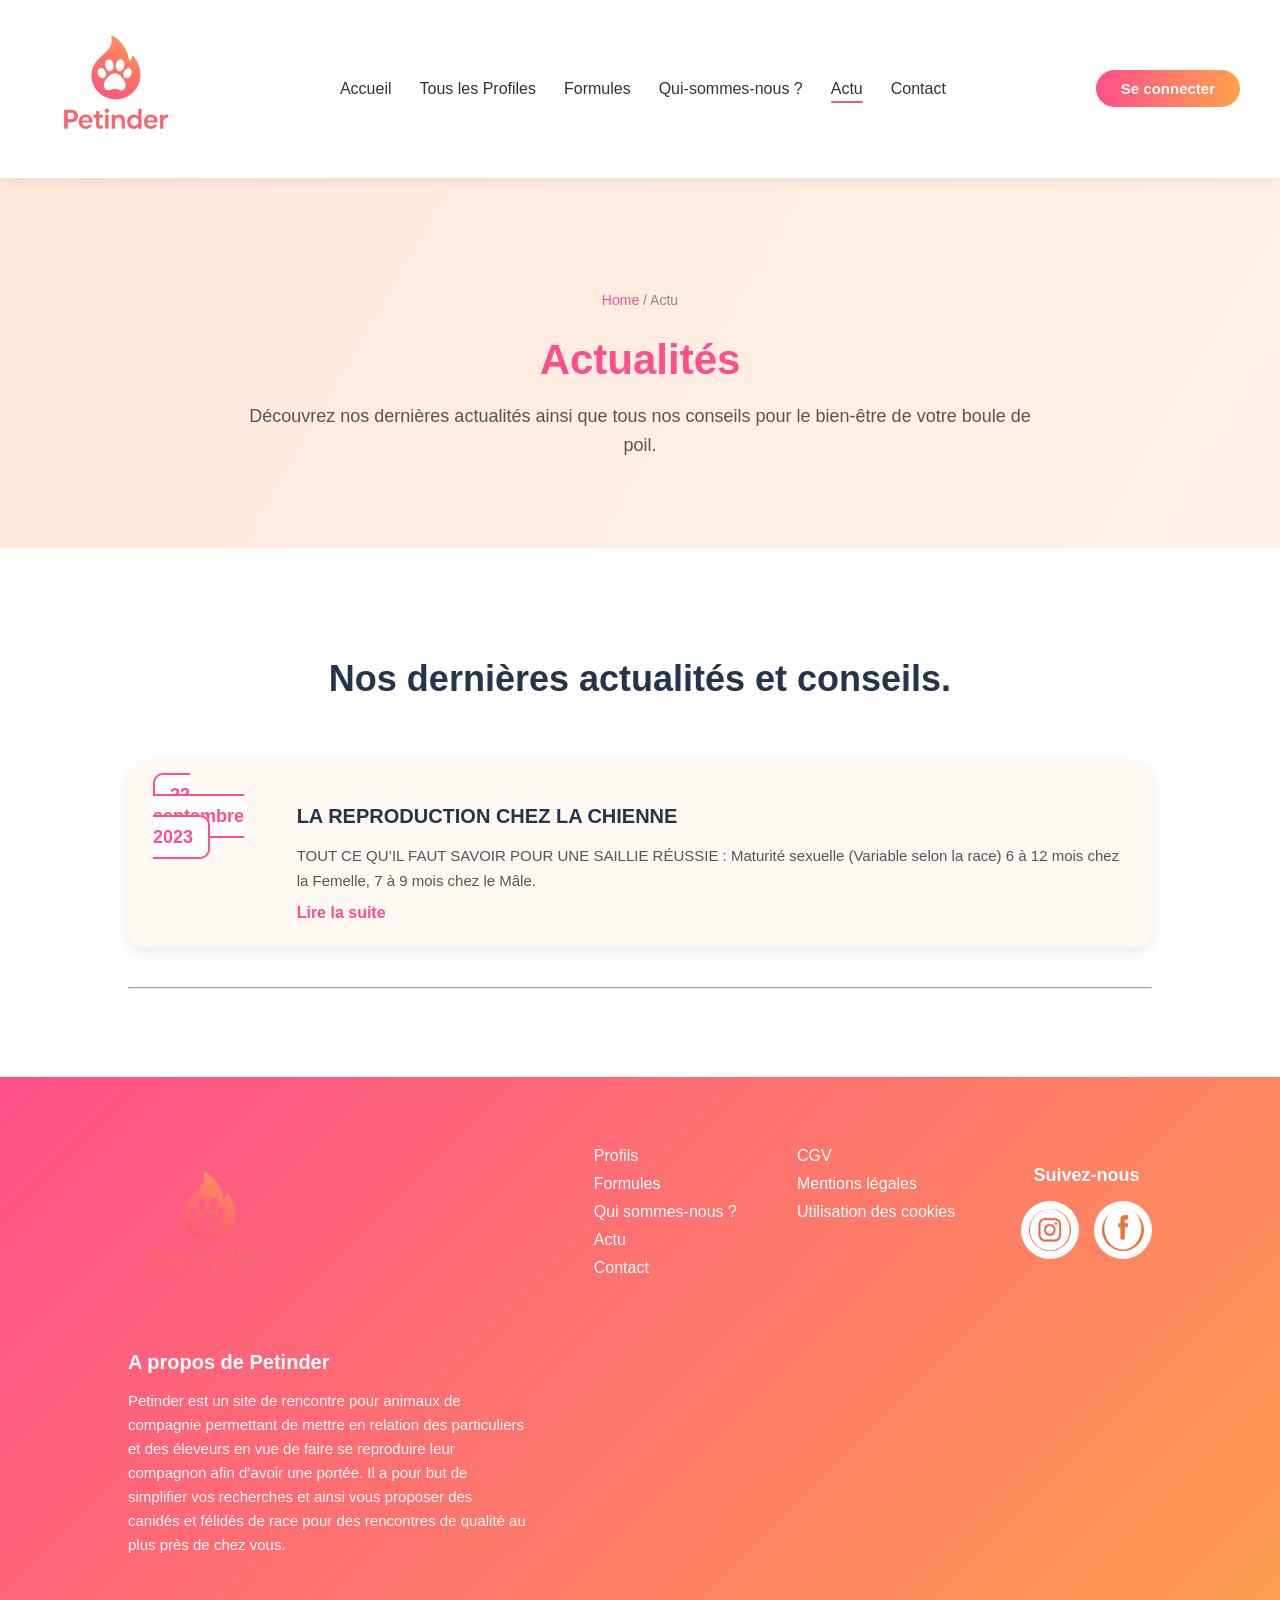
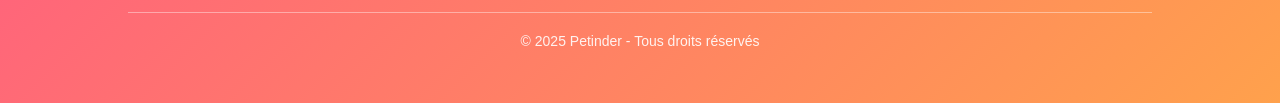
<file: actu.html>
<!DOCTYPE html>
<html lang="fr">
<head>
    <meta charset="UTF-8">
    <meta name="viewport" content="width=device-width, initial-scale=1.0">
    <title>Petinder - Actualités</title>
    <link rel="stylesheet" href="actu.css">
</head>
<body>
    
 <!-- HEADER -->
  <div class="header">

    <div class="en-tete">
        <div class="gauche">
            <img src="WhatsApp_Image_2025-10-23_à_15.49.28_e46507ee-removebg-preview.png" alt="">
        </div>

        <nav class="milieu">
            
            <a href="index.html" >Accueil</a>
            
           
            <a href="profiles.html">Tous les Profiles</a>
            
           
            <a href="formules.html">Formules</a>
          
            
            <a href="qui.html">Qui-sommes-nous ?</a>
            
           
            <a href="actu.html" class="active">Actu</a>
            <a href="contact.html">Contact</a>
            
        </nav>

        <div class="droite">
            
            <a href="seconecter.html" class="btn1">Se connecter</a>

            
        </div>
    </div>
</div>

  <!-- Section actu -->
  <div class="actus-hero">
    <div class="actus-content">
      <p class="breadcrumb"><a href="index.html">Home</a> / Actu</p>
      <h1>Actualités</h1>
      <p class="subtitle">
        Découvrez nos dernières actualités ainsi que tous nos conseils pour le bien-être de votre boule de poil.
      </p>
    </div>
  </div>

  <!-- Liste des actualités -->
  <div class="actus-list">
    <h2>Nos dernières actualités et conseils.</h2>

    <div class="actus-item">
      <div class="actus-date">
        <span class="day">22 septembre<br>2023</span>
      </div>

      <div class="actus-text">
        <h3>LA REPRODUCTION CHEZ LA CHIENNE</h3>
        <p>
          TOUT CE QU’IL FAUT SAVOIR POUR UNE SAILLIE RÉUSSIE : Maturité sexuelle (Variable selon la race) 
          6 à 12 mois chez la Femelle, 7 à 9 mois chez le Mâle.
        </p>
        <a href="#" class="read-more">Lire la suite</a>
      </div>
    </div>

    <hr>
  </div>

  <!-- Footer -->
  <footer class="footer">
    <div class="footer-container">
      
      <div class="footer-about">
        <a href="index.html">
          <img src="WhatsApp_Image_2025-10-23_à_15.49.28_e46507ee-removebg-preview.png" alt="Petinder" class="footer-logo">
        </a>
        <h3>A propos de Petinder</h3>
        <p>
          Petinder est un site de rencontre pour animaux de compagnie permettant de mettre en relation des particuliers et des éleveurs
          en vue de faire se reproduire leur compagnon afin d’avoir une portée. Il a pour but de simplifier vos recherches et ainsi vous
          proposer des canidés et félidés de race pour des rencontres de qualité au plus près de chez vous.
        </p>
      </div>

      <div class="footer-links">
        <div class="links-col">
          <a href="profils.html">Profils</a>
          <a href="formules.html">Formules</a>
          <a href="qui.html">Qui sommes-nous ?</a>
          <a href="actu.css">Actu</a>
          <a href="contact.html">Contact</a>
        </div>
        <div class="links-col">
          <a href="cgv.html">CGV</a>
          <a href="mentions-legales.html">Mentions légales</a>
          <a href="cookies.html">Utilisation des cookies</a>
        </div>
      </div>

      <div class="footer-social">
        <h3>Suivez-nous</h3>
        <div class="social-icons">
          <a href="#"><img src="Capture d'écran 2025-10-25 145826.png" alt="Instagram"></a>
          <a href="#"><img src="Capture d'écran 2025-10-25 150041.png" alt="Facebook"></a>
        </div>
      </div>
    </div>

    <hr>
    <p class="footer-bottom">© 2025 Petinder - Tous droits réservés</p>
  </footer>

</body>
</html>
</file>
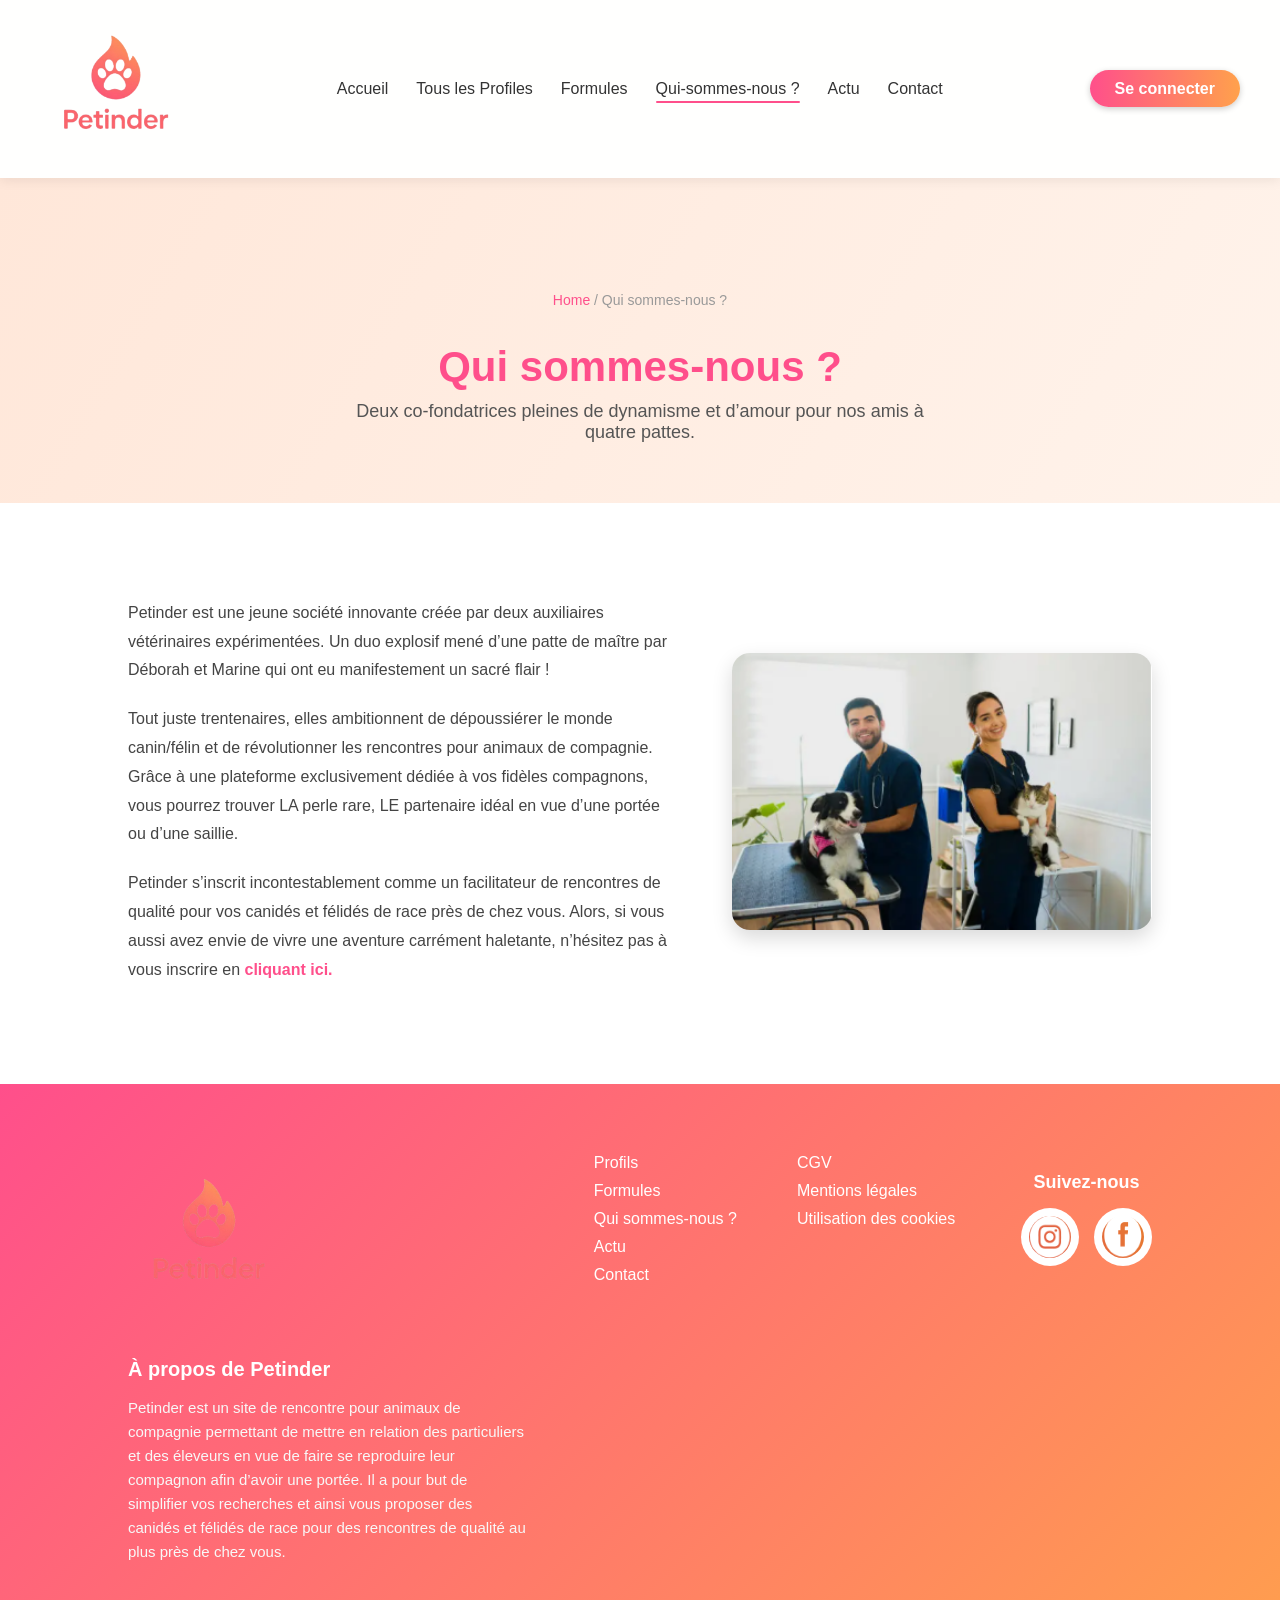
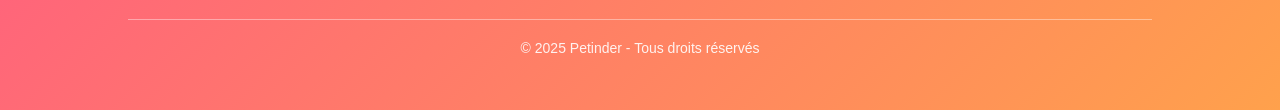
<file: qui.html>
<!DOCTYPE html>
<html lang="fr">
<head>
  <meta charset="UTF-8" />
  <meta name="viewport" content="width=device-width, initial-scale=1.0" />
  <title>Petinder - Qui sommes-nous ?</title>
  <link rel="stylesheet" href="qui.css" />
</head>
<body>

  <!-- HEADER -->
  <header class="header">
    <div class="en-tete">
      <!-- Logo -->
      <div class="gauche">
        <img src="WhatsApp_Image_2025-10-23_à_15.49.28_e46507ee-removebg-preview.png" alt="Logo Petinder" />
      </div>

      <!-- Navigation -->
      <nav class="milieu">
        <a href="index.html">Accueil</a>
        <a href="profiles.html">Tous les Profiles</a>
        <a href="formules.html">Formules</a>
        <a href="qui.html" class="active">Qui-sommes-nous ?</a>
        <a href="actu.html">Actu</a>
        <a href="contact.html">Contact</a>
      </nav>

      <!-- Bouton connexion -->
      <div class="droite">
        <a href="seconecter.html" class="btn1">Se connecter</a>
      </div>
    </div>
  </header>

  <!-- SECTION HERO -->
  <section class="about-hero">
    <div class="content">
      <p class="breadcrumb">
        <a href="index.html">Home</a> / Qui sommes-nous ?
      </p>
      <h1>Qui sommes-nous ?</h1>
      <p class="subtitle">
        Deux co-fondatrices pleines de dynamisme et d’amour pour nos amis à quatre pattes.
      </p>
    </div>
  </section>

  <!-- ESPACE BLANC -->
  <div class="page-blanche"></div>

  <!-- SECTION PRÉSENTATION -->
  <section class="presentation">
    <div class="presentation-container">
      <div class="presentation-text">
        <p>
          Petinder est une jeune société innovante créée par deux auxiliaires vétérinaires expérimentées.  
          Un duo explosif mené d’une patte de maître par Déborah et Marine qui ont eu manifestement un sacré flair !
        </p>

        <p>
          Tout juste trentenaires, elles ambitionnent de dépoussiérer le monde canin/félin et de révolutionner les rencontres pour animaux de compagnie.  
          Grâce à une plateforme exclusivement dédiée à vos fidèles compagnons, vous pourrez trouver LA perle rare,  
          LE partenaire idéal en vue d’une portée ou d’une saillie.
        </p>

        <p>
          Petinder s’inscrit incontestablement comme un facilitateur de rencontres de qualité pour vos canidés et félidés de race près de chez vous.  
          Alors, si vous aussi avez envie de vivre une aventure carrément haletante, n’hésitez pas à vous inscrire en  
          <a href="inscription.html" class="link">cliquant ici.</a>
        </p>
      </div>

      <div class="presentation-image">
        <img src="Capture d'écran 2025-10-25 154304.png" alt="Fondatrices Petinder" />
      </div>
    </div>
  </section>

  <!-- FOOTER -->
  <footer class="footer">
    <div class="footer-container">
      
      <!-- À propos -->
      <div class="footer-about">
        <a href="index.html">
          <img src="WhatsApp_Image_2025-10-23_à_15.49.28_e46507ee-removebg-preview.png" alt="Petinder" class="footer-logo" />
        </a>
        <h3>À propos de Petinder</h3>
        <p>
          Petinder est un site de rencontre pour animaux de compagnie permettant de mettre en relation des particuliers et des éleveurs
          en vue de faire se reproduire leur compagnon afin d’avoir une portée. Il a pour but de simplifier vos recherches et ainsi vous
          proposer des canidés et félidés de race pour des rencontres de qualité au plus près de chez vous.
        </p>
      </div>

      <!-- Liens -->
      <div class="footer-links">
        <div class="links-col">
          <a href="profils.html">Profils</a>
          <a href="formules.html">Formules</a>
          <a href="qui.html">Qui sommes-nous ?</a>
          <a href="actu.html">Actu</a>
          <a href="contact.html">Contact</a>
        </div>

        <div class="links-col">
          <a href="cgv.html">CGV</a>
          <a href="mentions-legales.html">Mentions légales</a>
          <a href="cookies.html">Utilisation des cookies</a>
        </div>
      </div>

      <!-- Réseaux sociaux -->
      <div class="footer-social">
        <h3>Suivez-nous</h3>
        <div class="social-icons">
          <a href="#"><img src="Capture d'écran 2025-10-25 145826.png" alt="Instagram" /></a>
          <a href="#"><img src="Capture d'écran 2025-10-25 150041.png" alt="Facebook" /></a>
        </div>
      </div>
    </div>

    <hr />
    <p class="footer-bottom">© 2025 Petinder - Tous droits réservés</p>
  </footer>

</body>
</html>
</file>
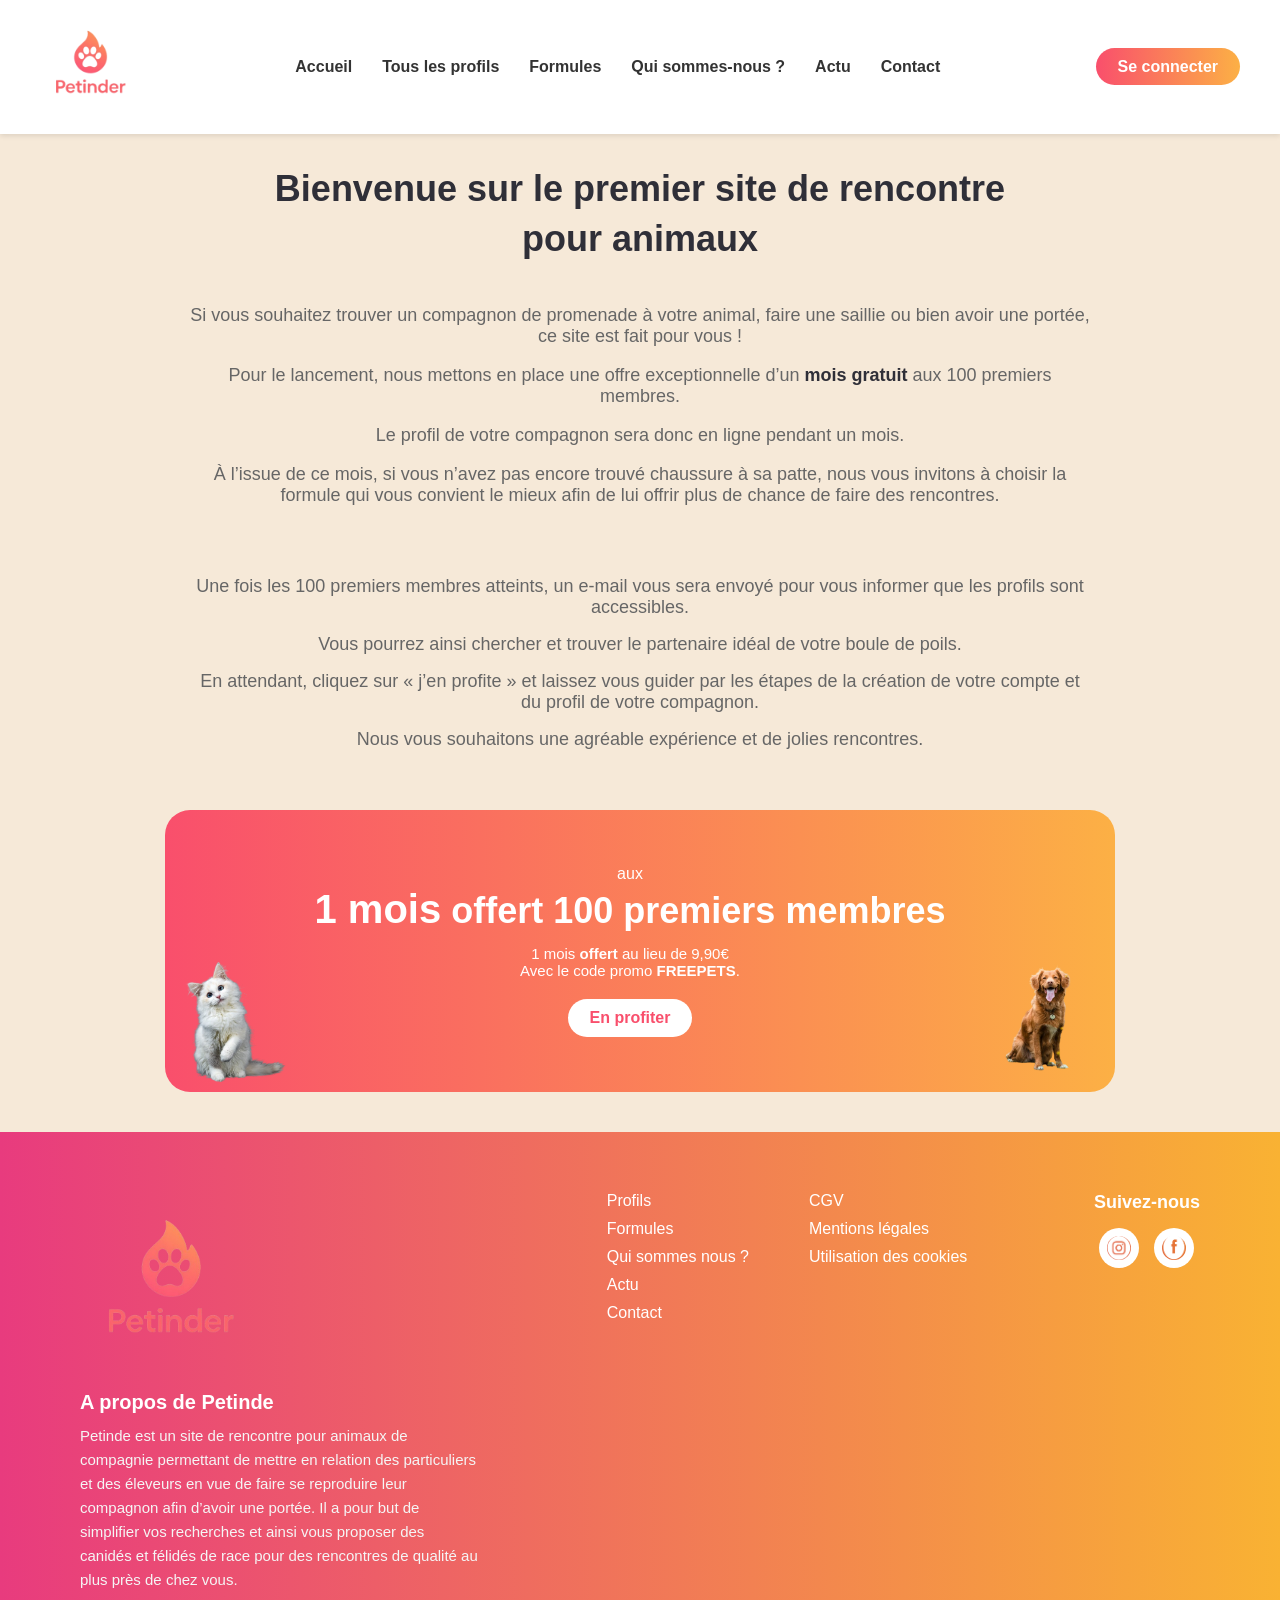
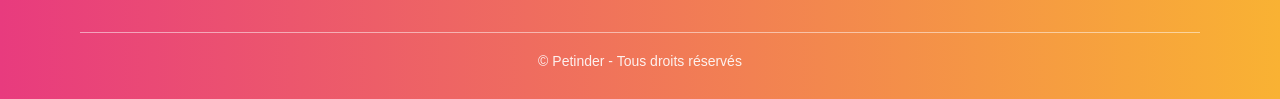
<file: savoir.html>
<!DOCTYPE html>
<html lang="fr">
<head>
  <meta charset="UTF-8">
  <meta name="viewport" content="width=device-width, initial-scale=1.0">
  <title>petinder</title>
  <link rel="stylesheet" href="savoir.css">
</head>
<body>

  
  <header>
    <div class="header-container">
      <div class="logo">
        <img src="WhatsApp_Image_2025-10-23_à_15.49.28_e46507ee-removebg-preview.png" alt="">
      </div>
      <nav>
        <ul>
          <li><a href="accueil.html">Accueil</a></li>
          <li><a href="profiles.html">Tous les profils</a></li>
          <li><a href="formules.html">Formules</a></li>
          <li><a href="qui.html">Qui sommes-nous ?</a></li>
          <li><a href="actu.html">Actu</a></li>
          <li><a href="contact.html">Contact</a></li>
        </ul>
      </nav>
      <div class="connexion">
        <a href="seconecter.html" class="btn-connexion">Se connecter</a>
      </div>
    </div>
  </header>

  
  <section class="hero">
    <div class="hero-content">
      <h1>Bienvenue sur le premier site de rencontre<br>pour animaux</h1>
      <p class="intro">
        Si vous souhaitez trouver un compagnon de promenade à votre animal, faire une saillie ou bien avoir une portée, ce site est fait pour vous !
      </p>
      <p>
        Pour le lancement, nous mettons en place une offre exceptionnelle d’un <strong>mois gratuit</strong> aux 100 premiers membres.
      </p>
      <p>
        Le profil de votre compagnon sera donc en ligne pendant un mois.
      </p>
      <p>
        À l’issue de ce mois, si vous n’avez pas encore trouvé chaussure à sa patte, nous vous invitons à choisir la formule qui vous convient le mieux afin de lui offrir plus de chance de faire des rencontres.
      </p>
    </div>
  </section>
    
    <section class="offer-section">
      <div class="offer-content">
        <p>Une fois les 100 premiers membres atteints, un e-mail vous sera envoyé pour vous informer que les profils sont accessibles.</p>
        <p>Vous pourrez ainsi chercher et trouver le partenaire idéal de votre boule de poils.</p>
        <p>En attendant, cliquez sur « j’en profite » et laissez vous guider par les étapes de la création de votre compte et du profil de votre compagnon.</p>
        <p>Nous vous souhaitons une agréable expérience et de jolies rencontres.</p>
      </div>

      <div class="offer-banner">
        <img src="Capture_d_écran_2025-10-22_180352-removebg-preview.png" alt="" class="cat">
        <div class="banner-content">
          <p class="mini-text">aux</p>
          <h2><span>1 mois</span> offert <strong>100</strong> premiers membres</small></h2>
          <p class="details">1 mois <strong>offert</strong> au lieu de 9,90€<br>Avec le code promo <strong>FREEPETS</strong>.</p>
          <a href="#" class="btn-offer">En profiter</a>
        </div>
        
        <div>
            <img src="jamie-street-6CcB5TDNqkQ-unsplash-removebg-preview.png" alt="" class="chien">
    </section>

       
    <footer class="footer">
      <div class="footer-container">
        
        <div class="footer-about">
          <img src="WhatsApp_Image_2025-10-23_à_15.49.28_e46507ee-removebg-preview.png" alt="Dates For Pets" class="footer-logo">
          <h3>A propos de Petinde</h3>
          <p>
            Petinde est un site de rencontre pour animaux de compagnie permettant de mettre en relation des particuliers et des éleveurs
            en vue de faire se reproduire leur compagnon afin d’avoir une portée. Il a pour but de simplifier vos recherches et ainsi vous
            proposer des canidés et félidés de race pour des rencontres de qualité au plus près de chez vous.
          </p>
        </div>

        
        <div class="footer-links">
          <div class="links-col">
            <a href="profils.html">Profils</a>
            <a href="formules.html">Formules</a>
            <a href="qui.html">Qui sommes nous ?</a>
            <a href="actu.html">Actu</a>
            <a href="contact.html">Contact</a>
          </div>
          <div class="links-col">
            <a href="#">CGV</a>
            <a href="#">Mentions légales</a>
            <a href="#">Utilisation des cookies</a>
          </div>
        </div>

        
        <div class="footer-social">
          <h3>Suivez-nous</h3>
          <div class="social-icons">
            <a href="#"><img src="Capture d'écran 2025-10-25 145826.png" alt="Instagram"></a>
            <a href="#"><img src="Capture d'écran 2025-10-25 150041.png" alt="Facebook"></a>
          </div>
        </div>
      </div>

      <hr>
      <p class="footer-bottom">© Petinder - Tous droits réservés</p>
    </footer>

</body>
</html>
</file>
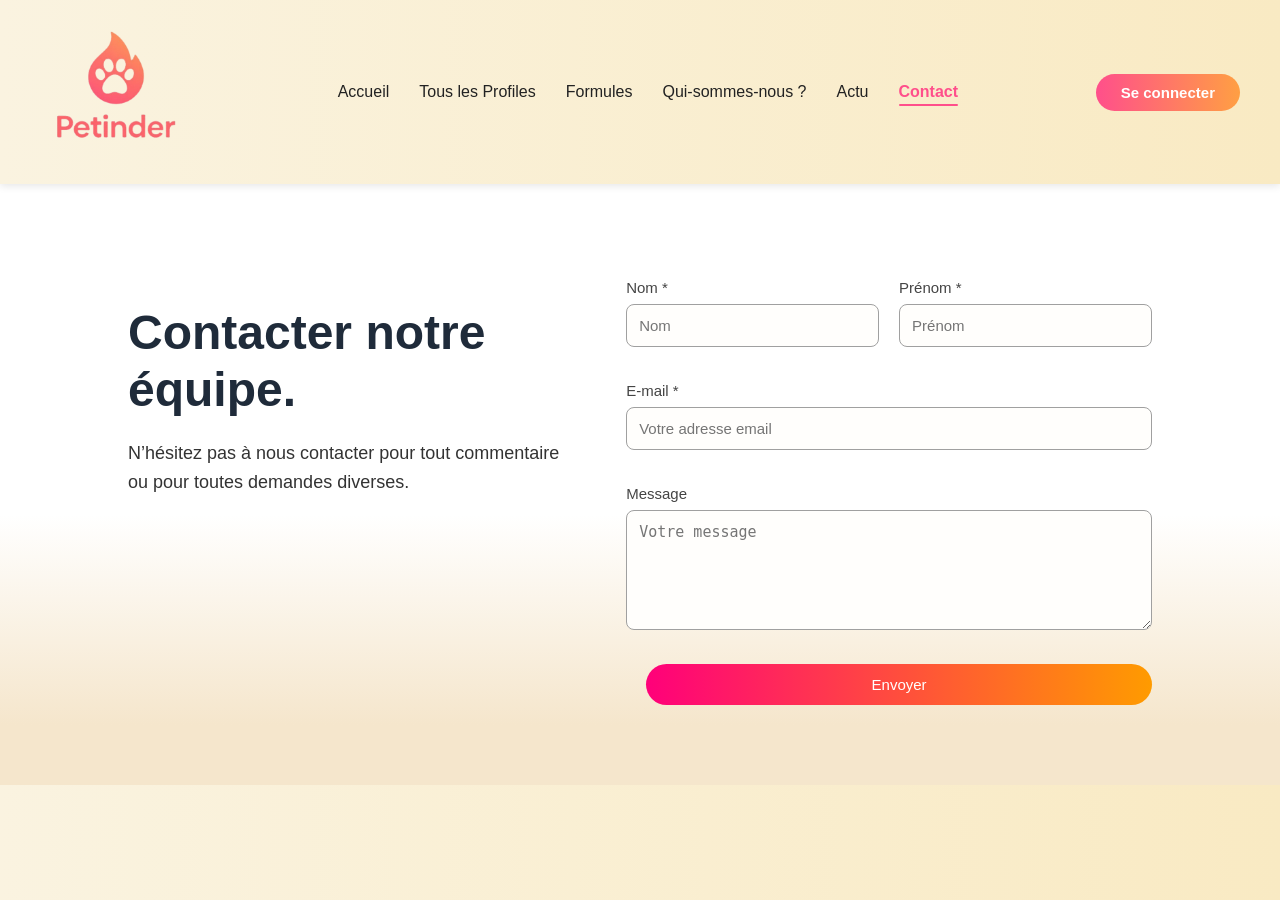
<file: OneDrive/Bureau/yazidcms/contact.html>
<!DOCTYPE html>
<html lang="fr">
<head>
  <meta charset="UTF-8">
  <meta name="viewport" content="width=device-width, initial-scale=1.0">
  <title>Contact - Petinder</title>
  <link rel="stylesheet" href="./contact.css">
</head>
<body>


  <div class="header">

    <div class="en-tete">
        <div class="gauche">
            <img src="./assets/logo.png" alt="">
        </div>

        <nav class="milieu">
            
            <a href="index.html" >Accueil</a>
            
           
            <a href="profiles.html">Tous les Profiles</a>
            <a href="formule.html">Formules</a>
            <a href="Qui-sommes-nous ?.html">Qui-sommes-nous ?</a>            
            <a href="Actu.html">Actu</a>
            <a href="contact.html" class="active">Contact</a>
            
        </nav>

        <div class="droite">
            
            <a href="seconnecter.html" class="btn1">Se connecter</a>

            
        </div>
    </div>
</div>
 
  <!-- Body -->
  <section class="contact-section">
    <div class="contact-container">

      <div class="contact-text">
        <h2>Contacter notre équipe.</h2>
        <p>
          N’hésitez pas à nous contacter pour tout commentaire
          ou pour toutes demandes diverses.
        </p>
      </div>

      <form class="contact-form" >
        <div class="half">
          <p class="field-title">Nom *</p>
          <input class="field-box" placeholder="Nom">
        </div>

        <div class="half">
          <p class="field-title">Prénom *</p>
          <input class="field-box" placeholder="Prénom">
        </div>

        <div class="full">
          <p class="field-title">E-mail *</p>
          <input class="field-box" placeholder="Votre adresse email">
        </div>

        <div class="full">
          <p class="field-title">Message</p>
          <textarea class="field-box field-message" placeholder="Votre message"></textarea>
        </div>

        <a href="index.html" class="btn-submit">Envoyer</a>
      </form>

    </div>
  </section>

</body>
</html>
</file>
<file: actu.css>
/* -------------------- */
/* BASE */
/* -------------------- */
body {
  margin: 0;
  font-family: "Poppins", sans-serif;
  color: #24344a;
  background-color: #fff9f4;
  scroll-behavior: smooth;
}

a {
  text-decoration: none;
  transition: all 0.3s ease;
}

/* -------------------- */
/* HEADER */
/* -------------------- */
.en-tete {
  display: flex;
  justify-content: space-between;
  align-items: center;
  padding: 12px 40px;
  background: rgba(255, 255, 255, 0.9);
  backdrop-filter: blur(10px);
  box-shadow: 0 2px 12px rgba(0, 0, 0, 0.08);
  position: sticky;
  top: 0;
  z-index: 1000;
}

.gauche img {
  width: 150px;
}

.milieu {
  display: flex;
  gap: 28px;
}

.milieu a {
  font-weight: 500;
  color: #333;
  position: relative;
}

.milieu a::after {
  content: "";
  position: absolute;
  bottom: -5px;
  left: 0;
  width: 0%;
  height: 2px;
  background: #ff4f8b;
  transition: width 0.3s ease;
  border-radius: 4px;
}

.milieu a:hover::after,
.milieu a.active::after {
  width: 100%;
}

.milieu a:hover {
  color: #ff4f8b;
}

.btn1 {
  background: linear-gradient(90deg, #ff4f8b, #ffa14c);
  color: #fff;
  border: none;
  padding: 10px 25px;
  border-radius: 25px;
  font-weight: 600;
  font-size: 15px;
  cursor: pointer;
  transition: all 0.3s ease;
}

.btn1:hover {
  transform: translateY(-2px);
  box-shadow: 0 4px 12px rgba(255, 79, 139, 0.4);
}

/* -------------------- */
/* HERO ACTU */
/* -------------------- */
.actus-hero {
  background: linear-gradient(120deg, #ffe7d9, #fff3eb);
  text-align: center;
  padding: 100px 20px 70px;
  animation: fadeIn 1s ease-in;
}

.actus-content {
  max-width: 800px;
  margin: 0 auto;
}

.actus-content .breadcrumb {
  font-size: 14px;
  color: #888;
  margin-bottom: 15px;
}

.actus-content .breadcrumb a {
  color: #ff4f8b;
}

.actus-content h1 {
  font-size: 42px;
  color: #ff4f8b;
  font-weight: 700;
  margin-bottom: 10px;
}

.actus-content .subtitle {
  font-size: 18px;
  color: #555;
  line-height: 1.6;
}

/* -------------------- */
/* LISTE DES ACTUALITÉS */
/* -------------------- */
.actus-list {
  background: #fff;
  padding: 80px 10%;
  animation: fadeInUp 1s ease;
}

.actus-list h2 {
  font-size: 36px;
  text-align: center;
  color: #24344a;
  margin-bottom: 60px;
}

.actus-item {
  display: flex;
  align-items: flex-start;
  gap: 40px;
  background: #fff8f3;
  border-radius: 15px;
  padding: 25px;
  box-shadow: 0 6px 16px rgba(0, 0, 0, 0.08);
  margin-bottom: 40px;
  transition: transform 0.3s ease, box-shadow 0.3s ease;
}

.actus-item:hover {
  transform: translateY(-5px);
  box-shadow: 0 10px 24px rgba(255, 79, 139, 0.25);
}

.actus-date .day {
  font-size: 18px;
  font-weight: 600;
  color: #ff4f8b;
  background: #fff;
  border: 2px solid #ff4f8b;
  padding: 10px 15px;
  border-radius: 10px;
  text-align: center;
  min-width: 100px;
}

.actus-text h3 {
  font-size: 20px;
  color: #24344a;
  margin-bottom: 10px;
  text-transform: uppercase;
}

.actus-text p {
  font-size: 15px;
  color: #555;
  line-height: 1.7;
  margin-bottom: 10px;
}

.read-more {
  color: #ff4f8b;
  font-weight: 600;
  border-bottom: 2px solid transparent;
}

.read-more:hover {
  border-color: #ff4f8b;
}

/* -------------------- */
/* FOOTER */
/* -------------------- */
.footer {
  background: linear-gradient(135deg, #ff4f8b, #ffa14c);
  color: #fff;
  padding: 70px 10% 40px;
}

.footer-container {
  display: flex;
  flex-wrap: wrap;
  justify-content: space-between;
  gap: 50px;
}

.footer-about {
  flex: 1;
  max-width: 400px;
}

.footer-logo {
  width: 160px;
  margin-bottom: 20px;
}

.footer-about h3 {
  font-size: 20px;
  margin-bottom: 10px;
}

.footer-about p {
  font-size: 15px;
  color: #f8f8f8;
  line-height: 1.6;
}

.footer-links {
  display: flex;
  gap: 60px;
}

.footer-links a {
  display: block;
  margin-bottom: 10px;
  font-weight: 500;
  color: #fff;
}

.footer-links a:hover {
  opacity: 0.8;
  transform: translateX(4px);
}

.footer-social {
  text-align: center;
}

.footer-social h3 {
  font-size: 18px;
  margin-bottom: 15px;
}

.social-icons {
  display: flex;
  justify-content: center;
  gap: 15px;
}

.social-icons img {
  width: 42px;
  height: 42px;
  border-radius: 50%;
  background: white;
  padding: 8px;
  transition: all 0.3s ease;
}

.social-icons img:hover {
  background: #ffe8ef;
  transform: scale(1.1);
}

.footer hr {
  border: none;
  border-top: 1px solid rgba(255, 255, 255, 0.4);
  margin: 40px 0 20px;
}

.footer-bottom {
  text-align: center;
  font-size: 14px;
  opacity: 0.9;
}

/* -------------------- */
/* ANIMATIONS */
/* -------------------- */
@keyframes fadeIn {
  from { opacity: 0; transform: translateY(30px); }
  to { opacity: 1; transform: translateY(0); }
}

@keyframes fadeInUp {
  from { opacity: 0; transform: translateY(40px); }
  to { opacity: 1; transform: translateY(0); }
}

/* -------------------- */
/* RESPONSIVE */
/* -------------------- */
@media screen and (max-width: 900px) {
  .actus-item {
    flex-direction: column;
    text-align: center;
    gap: 20px;
  }

  .actus-date .day {
    margin: 0 auto;
  }

  .footer-container {
    flex-direction: column;
    text-align: center;
  }

  .footer-links {
    flex-direction: column;
    gap: 25px;
  }

  .milieu {
    display: none;
  }
}
</file>
<file: qui.css>
/* -------------------- */
/* STYLE GLOBAL */
/* -------------------- */
body {
  margin: 0;
  font-family: "Poppins", sans-serif;
  color: #333;
  background: #fff9f4;
  scroll-behavior: smooth;
}

a {
  text-decoration: none;
  color: inherit;
  transition: all 0.3s ease;
}

/* -------------------- */
/* HEADER */
/* -------------------- */
.en-tete {
  display: flex;
  justify-content: space-between;
  align-items: center;
  padding: 12px 40px;
  position: sticky;
  top: 0;
  background: rgba(255, 255, 255, 0.9);
  backdrop-filter: blur(10px);
  box-shadow: 0 2px 12px rgba(0, 0, 0, 0.08);
  z-index: 1000;
}

.gauche img {
  width: 150px;
}

.milieu {
  display: flex;
  gap: 28px;
}

.milieu a {
  font-weight: 500;
  color: #333;
  position: relative;
}

.milieu a::after {
  content: "";
  position: absolute;
  bottom: -5px;
  left: 0;
  width: 0%;
  height: 2px;
  background: #ff4f8b;
  transition: width 0.3s ease;
  border-radius: 4px;
}

.milieu a:hover::after,
.milieu a.active::after {
  width: 100%;
}

.milieu a:hover {
  color: #ff4f8b;
}

.droite .btn1 {
  background: linear-gradient(90deg, #ff4f8b, #ffa14c);
  color: #fff;
  padding: 10px 25px;
  border-radius: 25px;
  font-weight: 600;
  box-shadow: 0 2px 6px rgba(0, 0, 0, 0.2);
}

.btn1:hover {
  transform: translateY(-2px);
  box-shadow: 0 4px 12px rgba(255, 79, 139, 0.4);
}

/* -------------------- */
/* HERO */
/* -------------------- */
.about-hero {
  background: linear-gradient(120deg, #ffe7d9, #fff3eb);
  padding: 100px 20px 60px;
  text-align: center;
  animation: fadeIn 1s ease-in;
}

.about-hero h1 {
  font-size: 42px;
  color: #ff4f8b;
  font-weight: 700;
  margin-bottom: 10px;
}

.about-hero .subtitle {
  font-size: 18px;
  color: #555;
  max-width: 600px;
  margin: 0 auto;
}

.breadcrumb {
  font-size: 14px;
  color: #999;
  margin-bottom: 15px;
}

.breadcrumb a {
  color: #ff4f8b;
  font-weight: 500;
}

/* -------------------- */
/* SECTION PRESENTATION */
/* -------------------- */
.presentation {
  padding: 80px 10%;
  background: #fff;
}

.presentation-container {
  display: flex;
  align-items: center;
  justify-content: space-between;
  gap: 60px;
  flex-wrap: wrap;
}

.presentation-text {
  flex: 1;
  font-size: 16px;
  line-height: 1.8;
  color: #444;
  animation: fadeInUp 1.2s ease;
}

.presentation-text p {
  margin-bottom: 20px;
}

.presentation-text .link {
  color: #ff4f8b;
  font-weight: 600;
  border-bottom: 2px solid transparent;
}

.presentation-text .link:hover {
  border-color: #ff4f8b;
}

.presentation-image img {
  width: 420px;
  border-radius: 18px;
  box-shadow: 0 8px 20px rgba(0, 0, 0, 0.15);
  transition: transform 0.3s ease;
}

.presentation-image img:hover {
  transform: scale(1.03);
}

/* -------------------- */
/* FOOTER */
/* -------------------- */
.footer {
  background: linear-gradient(135deg, #ff4f8b, #ffa14c);
  color: #fff;
  padding: 70px 10% 40px;
}

.footer-container {
  display: flex;
  flex-wrap: wrap;
  justify-content: space-between;
  gap: 50px;
}

.footer-about {
  flex: 1;
  max-width: 400px;
}

.footer-logo {
  width: 160px;
  margin-bottom: 20px;
}

.footer-about h3 {
  font-size: 20px;
  margin-bottom: 10px;
}

.footer-about p {
  font-size: 15px;
  color: #f8f8f8;
  line-height: 1.6;
}

.footer-links {
  display: flex;
  gap: 60px;
}

.footer-links a {
  display: block;
  margin-bottom: 10px;
  font-weight: 500;
  color: #fff;
}

.footer-links a:hover {
  opacity: 0.8;
  transform: translateX(4px);
}

.footer-social {
  text-align: center;
}

.footer-social h3 {
  font-size: 18px;
  margin-bottom: 15px;
}

.social-icons {
  display: flex;
  justify-content: center;
  gap: 15px;
}

.social-icons img {
  width: 42px;
  height: 42px;
  border-radius: 50%;
  background: white;
  padding: 8px;
  transition: all 0.3s ease;
}

.social-icons img:hover {
  background: #ffe8ef;
  transform: scale(1.1);
}

.footer hr {
  border: none;
  border-top: 1px solid rgba(255, 255, 255, 0.4);
  margin: 40px 0 20px;
}

.footer-bottom {
  text-align: center;
  font-size: 14px;
  opacity: 0.9;
}

/* -------------------- */
/* ANIMATIONS */
/* -------------------- */
@keyframes fadeIn {
  from { opacity: 0; transform: translateY(30px); }
  to { opacity: 1; transform: translateY(0); }
}

@keyframes fadeInUp {
  from { opacity: 0; transform: translateY(40px); }
  to { opacity: 1; transform: translateY(0); }
}

/* -------------------- */
/* RESPONSIVE */
/* -------------------- */
@media screen and (max-width: 900px) {
  .presentation-container {
    flex-direction: column;
    text-align: center;
  }

  .presentation-image img {
    width: 100%;
  }

  .footer-container {
    flex-direction: column;
    text-align: center;
  }

  .footer-links {
    flex-direction: column;
    gap: 25px;
  }

  .milieu {
    display: none; /* simplifie la barre sur mobile */
  }
}
</file>
<file: savoir.css>
* {
  margin: 0;
  padding: 0;
  box-sizing: border-box;
}

body {
  font-family: "Poppins", Arial, sans-serif;
  color: #333;
  background-color: #f6e9d8;
}


header {
  background-color: #fff;
  box-shadow: 0 2px 5px rgba(0,0,0,0.1);
  padding: 15px 40px;
}

.header-container {
  display: flex;
  align-items: center;
  justify-content: space-between;
}

.logo img {
  height: 100px;
}


nav ul {
  list-style: none;
  display: flex;
  gap: 30px;
}

nav a {
  text-decoration: none;
  color: #333;
  font-weight: 600;
  transition: color 0.3s ease;
}

nav a:hover {
  color: #f25c7a;
}


.btn-connexion {
  background: linear-gradient(90deg, #f94f6c, #fcb045);
  color: white;
  padding: 10px 22px;
  border-radius: 25px;
  text-decoration: none;
  font-weight: 600;
  transition: opacity 0.3s ease;
}

.btn-connexion:hover {
  opacity: 0.85;
}


.hero {
  background-color: #f6e9d8;
  
  text-align: center;
}

.hero-content {
  max-width: 900px;
  margin: 30px auto;
  color: #444;
}

.hero h1 {
  font-size: 36px;
  font-weight: 800;
  color: #2f2f38;
  margin-bottom: 40px;
  line-height: 1.4;
}

.hero p {
  font-size: 18px;
  margin-bottom: 18px;
  color: #666;
}

.hero strong {
  color: #2f2f38;
}


.intro {
  margin-top: 20px;
}

.offer-section {
  background-color: #f6e9d8;
  padding: 40px 0px;
  text-align: center;
}

.offer-content {
  max-width: 900px;
  margin: 0 auto 60px;
}

.offer-content p {
  font-size: 18px;
  color: #666;
  margin-bottom: 16px;
}


.offer-banner {
  display: flex;
  align-items: center;
  justify-content: center;
  gap: 20px;
  position: relative;
  background: linear-gradient(90deg, #f94f6c, #fcb045);
  border-radius: 25px;
  padding: 55px 150px;
  width: fit-content;
  margin: 0 auto;
  color: white;
}

.offer-banner img.cat {
  height: 120px;
  position: absolute;
  left: 20px;
  bottom: 0;
  margin-bottom: 10px;
}


.banner-content {
  text-align: center;
  z-index: 1;
}

.banner-content h2 {
  font-size: 36px;
  font-weight: 800;
  line-height: 1.3;
  margin-bottom: 10px;
}

.banner-content h2 span {
  font-size: 40px;
}

.banner-content small {
  font-size: 22px;
  font-weight: 600;
}

.banner-content .details {
  font-size: 15px;
  margin-top: 8px;
  color: #fff;
}

.btn-offer {
  display: inline-block;
  margin-top: 20px;
  background: white;
  color: #f94f6c;
  font-weight: 600;
  text-decoration: none;
  padding: 10px 22px;
  border-radius: 25px;
  transition: background 0.3s ease;
}

.btn-offer:hover {
  background: #fff3f3;
}

.chien{
 height: 190px;
  position: absolute;
  right: -10px;
  bottom: 0;

}


.footer {
  background: linear-gradient(90deg, #e83b7e, #f9b233);
  color: #fff;
  padding: 60px 80px 30px;
  font-family: 'Poppins', sans-serif;
}

.footer-container {
  display: flex;
  justify-content: space-between;
  align-items: flex-start;
  flex-wrap: wrap;
  gap: 40px;
}

/* Colonne gauche */
.footer-about {
  max-width: 400px;
}

.footer-logo {
  width: 180px;
  margin-bottom: 15px;
}

.footer-about h3 {
  font-size: 20px;
  margin-bottom: 10px;
}

.footer-about p {
  font-size: 15px;
  line-height: 1.6;
  color: #f5f5f5;
}

/* Liens */
.footer-links {
  display: flex;
  gap: 60px;
}

.footer-links a {
  display: block;
  text-decoration: none;
  color: #fff;
  font-weight: 500;
  margin-bottom: 10px;
  transition: opacity 0.3s ease;
}

.footer-links a:hover {
  opacity: 0.8;
}


.footer-social {
  text-align: center;
}

.footer-social h3 {
  font-size: 18px;
  margin-bottom: 15px;
}

.social-icons {
  display: flex;
  justify-content: center;
  gap: 15px;
}

.social-icons img {
  width: 40px;
  height: 40px;
  border-radius: 50%;
  background: white;
  padding: 8px;
  transition: transform 0.3s ease, background 0.3s ease;
}

.social-icons img:hover {
  background: #fff3f3;
  transform: scale(1.1);
}


.footer hr {
  border: none;
  border-top: 1px solid rgba(255,255,255,0.5);
  margin: 40px 0 20px;
}

.footer-bottom {
  text-align: center;
  font-size: 14px;
  opacity: 0.9;
}



/* ===== VERSION MOBILE ===== */
@media screen and (max-width: 768px) {
  /* cache les images sur mobile */
  .offer-banner img.cat,
  .offer-banner img.chien {
    display: none;
  }

  /* rend le bandeau lisible sans les images */
  .offer-banner {
    flex-direction: column;
    padding: 40px 20px;
    text-align: center;
  }

  .banner-content h2 {
    font-size: 28px;
  }

  .banner-content .details {
    font-size: 14px;
  }
}
</file>
<file: OneDrive/Bureau/yazidcms/contact.css>
body {
    margin: 0;
    font-family: 'Poppins', sans-serif;
    background: linear-gradient(90deg, #faf3e0, #f9eac3);
}

.btn{
    background-color: transparent;
    border: none;
    color: black;
    gap: 5px;
}


.en-tete {
    display: flex;
    justify-content: space-between;
    align-items: center;
    padding: 5px 30px;
    background-color: white;
    box-shadow: 0 2px 8px rgba(0,0,0,0.1);
    position: sticky;
    top: 0;
    z-index: 100;
    background: linear-gradient(90deg, #faf3e0, #f9eac3);
}



.navbar {
    position: fixed;
    top: 0;
    right: -300px; /* Cachée par défaut */
    width: 300px;
    height: 100%;
    background-color: black;
    display: flex;
    flex-direction: column;
    transition: right 0.3s ease-in-out; /* Transition fluide */
}


.droite {
    display: flex;
    align-items: center;
    margin-right: 10px;
}
.gauche img {
    width: 170px;
}

.milieu {
    display: flex;
    gap: 30px;
}

.milieu a {
    text-decoration: none;
    color: #222;
    font-weight: 500;
    font-size: 16px;
    transition: color 0.2s;
}
.milieu a:hover {
    color: #ff4f8b; 
}
.btn1 {
    background: linear-gradient(90deg, #ff4f8b, #ff9f43);
    color: white;
    border: none;
    padding: 10px 25px;
    border-radius: 25px;
    font-weight: 600;
    cursor: pointer;
    font-size: 15px;
    transition: opacity 0.3s;
    text-decoration: none;
}

.btn1:hover {
    opacity: 0.9;
}
.milieu a.active {
    color: #ff4f8b; 
    font-weight: 600;
    position: relative;
}

.milieu a.active::after {
    content: "";
    position: absolute;
    bottom: -5px;
    left: 0;
    width: 100%;
    height: 2px;
    background-color: #ff4f8b;
    border-radius: 2px;
}



  .contact-section {
    width: 100%;
    background: linear-gradient(to bottom, #ffffff 55%, #f5e6cc 90%);;
    padding: 80px 10%;
    box-sizing: border-box;
    font-family: 'Poppins', sans-serif;
  }

  .contact-container {
    display: flex;
    justify-content: space-between;
    align-items: flex-start;
    flex-wrap: wrap;
    gap: 60px;
  }

  /* Partie texte */
  .contact-text {
    flex: 1;
    min-width: 300px;
  }

  .contact-text h2 {
    font-size: 48px;
    color: #1f2b3a;
    font-weight: 700;
    line-height: 1.2;
    margin-bottom: 20px;
  }

  .contact-text p {
    font-size: 18px;
    color: #333;
    line-height: 1.6;
  }

  /* Partie formulaire */
  .contact-form {
    flex: 1.2;
    display: flex;
    flex-wrap: wrap;
    gap: 20px;
  }

  .field-title {
    font-size: 16px;
    color: #444;
    margin-bottom: 8px;
  }

  .field-box {
    width: 100%;
    padding: 14px;
    border: 1px solid #a0a0a0;
    border-radius: 8px;
    font-size: 16px;
    color: #333;
    background-color: #fffefc;
    box-sizing: border-box;
    outline: none;
    transition: border 0.2s ease;
  }

  .field-box:focus {
    border-color: #3b82f6;
  }

  .field-message {
    height: 150px;
    resize: vertical;
  }

  .half {
    width: calc(50% - 10px);
  }

  .full {
    width: 100%;
  }

  /* Bouton */
.btn-submit {
  display: inline-flex;              
  justify-content: center;           
  align-items: center;               
  background: linear-gradient(90deg, #ff007a, #ff9b00);
  color: white;
  border: none;
  padding: 14px 28px;
  font-size: 16px;
  border-radius: 8px;
  cursor: pointer;
  margin-top: 10px;
  transition: 0.3s ease;
  text-decoration: none;
  margin-left: 20px;
}

.btn-submit:hover {
  transform: scale(1.05);
  opacity: 0.9;
}


  .btn-submit:hover {
    background-color: #2d3f52;
  }


  .field-title {
    font-size: 15px;
    text-align: left;
  }

  .field-box {
    font-size: 15px;
    padding: 12px;
  }

  .field-message {
    height: 120px;
  }

  /* BOUTON ENVOYER */
  .btn-submit {
    width: 100%;
    font-size: 15px;
    padding: 12px;
    border-radius: 30px;
    background: linear-gradient(90deg, #ff007a, #ff9b00);
  }

  .btn-submit:hover {
    opacity: 0.9;
  }




@media screen and (max-width: 500px) {

  /* HEADER */
  .header {
    flex-direction: column;
    align-items: center;
    justify-content: center;
    padding: 20px 10px;
    gap: 15px;
  }

  .logo {
    height: 90px;
    width: 90px;
  }

  /* On cache tous les boutons et le bouton Se connecter */
  .nav-btn,
  .nav-btnC,
  .login-container {
    display: none;
  }

  .nav {
    flex-wrap: wrap;
    justify-content: center;
    gap: 10px;
  }

  .login-btn {
    font-size: 14px;
    padding: 8px 20px;
    border-radius: 25px;
  }

  /* SECTION CONTACT */
  .contact-section {
    padding: 40px 20px;
    background: linear-gradient(to bottom, #fffdf8 60%, #f8ead5 100%);
  }

  .contact-container {
    flex-direction: column;
    align-items: center;
    text-align: center;
    gap: 35px;
  }

  /* TEXTE */
  .contact-text {
    max-width: 400px;
  }


  .contact-text h2 {
  font-size: 24px;
  color: #1f2b3a;
  font-weight: 700;
  line-height: 1.2;
  margin-bottom: 15px;
  margin-right: 20px;
  white-space: nowrap;
}

  .contact-text p {
    font-size: 15px;
    color: #555;
    line-height: 1.5;
    margin-right: 20px;
  }

  /* FORMULAIRE */
  .contact-form {
    width: 100%;
    max-width: 400px;
    display: flex;
    flex-direction: column;
    gap: 18px;
    background: #fffefc;
    padding: 25px 20px;
    border-radius: 12px;
    box-shadow: 0 3px 10px rgba(0, 0, 0, 0.08);
    margin-right: 30px;
  }

  .field-title {
    font-size: 14px;
    color: #444;
    text-align: left;
    margin-bottom: 5px;
  }

  .field-box {
    font-size: 15px;
    padding: 12px;
    border-radius: 8px;
  }

  .field-message {
    height: 100px;
  }
 

.contact-form .half {
    width: 100%; /* même largeur que Email et Message */
    margin: 0;
}

  .btn-submit {
    background: linear-gradient(90deg, #ff007a, #ff9b00);
    color: #fff;
    border: none;
    padding: 12px;
    border-radius: 30px;
    font-size: 15px;
    font-weight: 600;
    width: 100%;
    transition: transform 0.2s ease, opacity 0.3s;
  }

  .btn-submit:hover {
    transform: scale(1.02);
    opacity: 0.9;
  }
}
</file>
